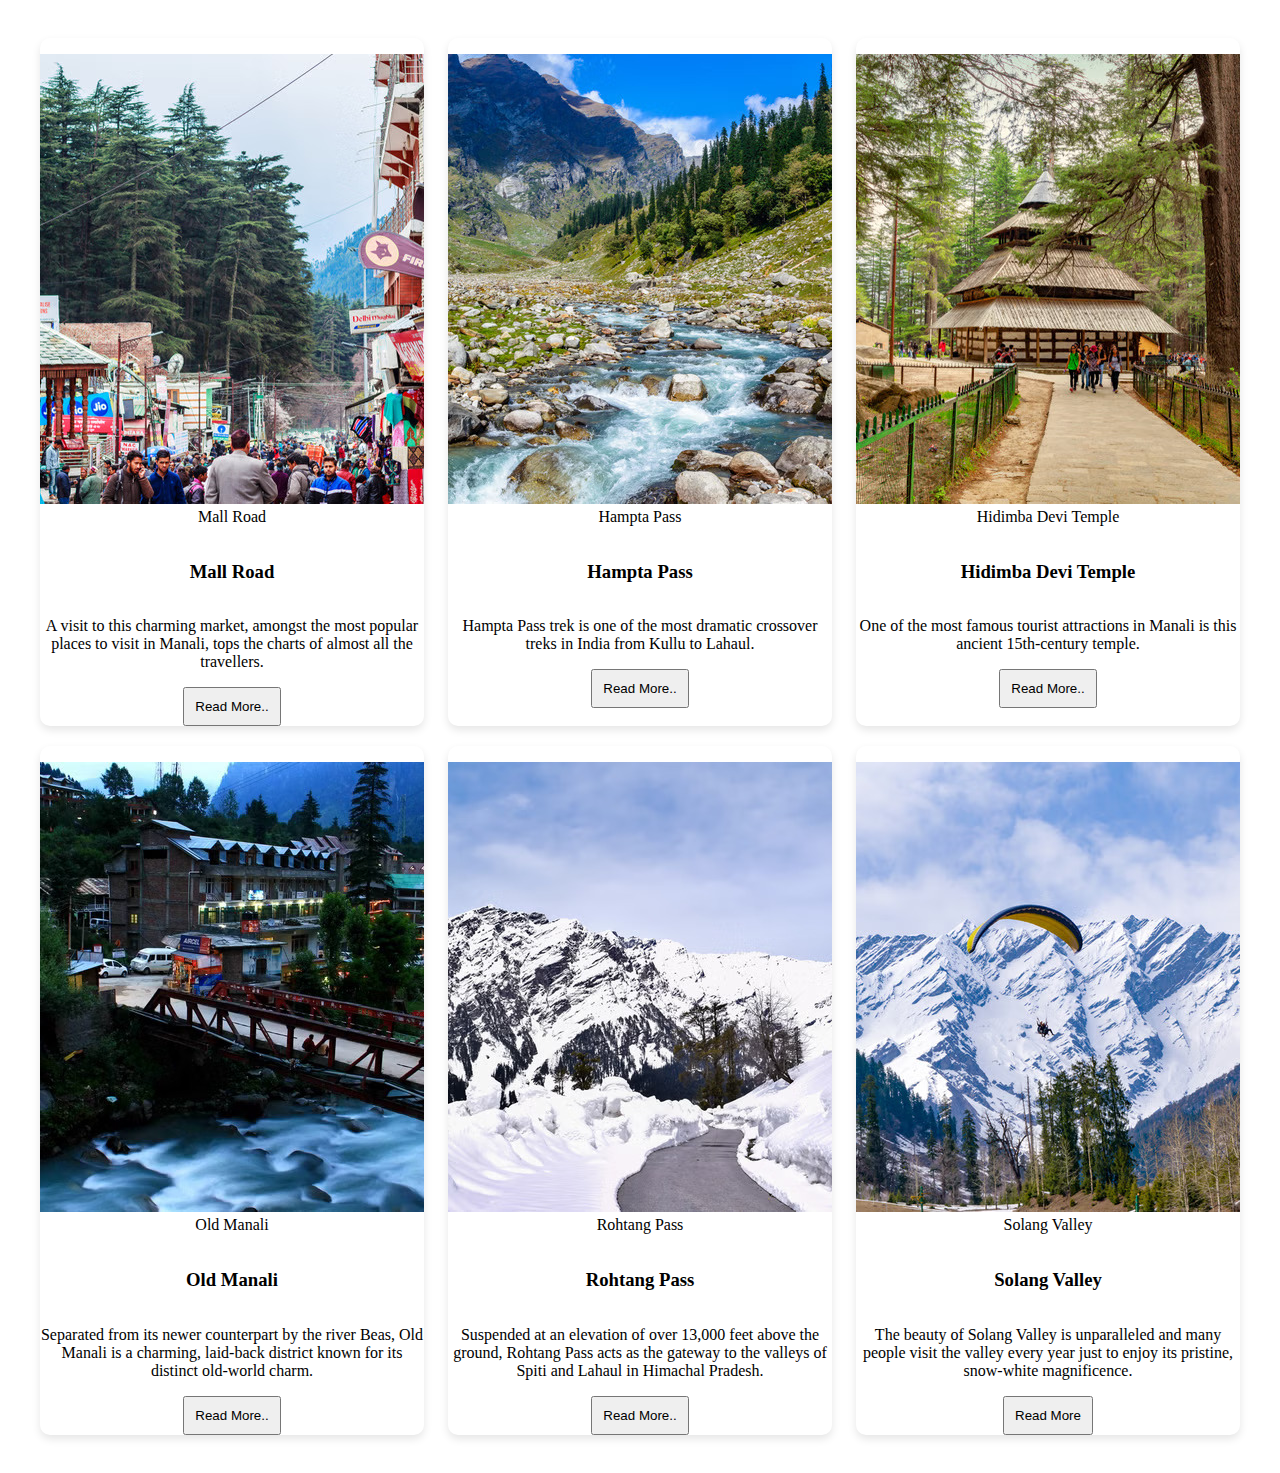
<file: WebStackCU_ClassAssignment/index.html>
<!DOCTYPE html>
<html lang="en">
<head>
    <meta charset="UTF-8">
    <meta name="viewport" content="width=device-width, initial-scale=1.0">
    <title>Document</title>
    <link rel="stylesheet" href="style.css">
</head>
<body>
    <div class="flex-container">
        <div class="pic">
            <figure>
                <img src="Assets/MallRoad.jpg">
                <figcaption>Mall Road</figcaption>
            </figure>
            <h3>Mall Road</h3>
            <p>A visit to this charming market, amongst the most popular places to visit in Manali, tops the charts of almost all the travellers.</p>
            <button>Read More..</button>
        </div>
        <div class="pic">
            <figure>
                <img src="Assets/HamptaPass.jpg">
                <figcaption>Hampta Pass</figcaption>
            </figure>
            <h3>Hampta Pass</h3>
            <p>Hampta Pass trek is one of the most dramatic crossover treks in India from Kullu to Lahaul.</p>
            <button>Read More..</button>
        </div>
        <div class="pic">
            <figure>
                <img src="Assets/HidimbaDeviTemple.jpg">
                <figcaption>Hidimba Devi Temple</figcaption>
            </figure>
            <h3>Hidimba Devi Temple</h3>
            <p>One of the most famous tourist attractions in Manali is this ancient 15th-century temple.</p>
            <button>Read More..</button>
        </div>
        <div class="pic">
            <figure>
                <img src="Assets/OldManali.jpg">
                <figcaption>Old Manali</figcaption>
            </figure>
            <h3>Old Manali</h3>
            <p>Separated from its newer counterpart by the river Beas, Old Manali is a charming, laid-back district known for its distinct old-world charm.</p>
            <button>Read More..</button>
        </div>
        <div class="pic">
            <figure>
                <img src="Assets/RohtangPass.jpg">
                <figcaption>Rohtang Pass</figcaption>
            </figure>
            <h3>Rohtang Pass</h3>
            <p>Suspended at an elevation of over 13,000 feet above the ground, Rohtang Pass acts as the gateway to the valleys of Spiti and Lahaul in Himachal Pradesh.</p>
            <button>Read More..</button>
        </div>
        <div class="pic">
            <figure>
                <img src="Assets/SolangValley.jpg">
                <figcaption>Solang Valley</figcaption>
            </figure>
            <h3>Solang Valley</h3>
            <p>The beauty of Solang Valley is unparalleled and many people visit the valley every year just to enjoy its pristine, snow-white magnificence.</p>
            <button><a href="https://www.thrillophilia.com/attractions/solang-valley" class="button" target="_blank">Read More</a></button>
        </div>
    </div>
</body>
</html>
</file>
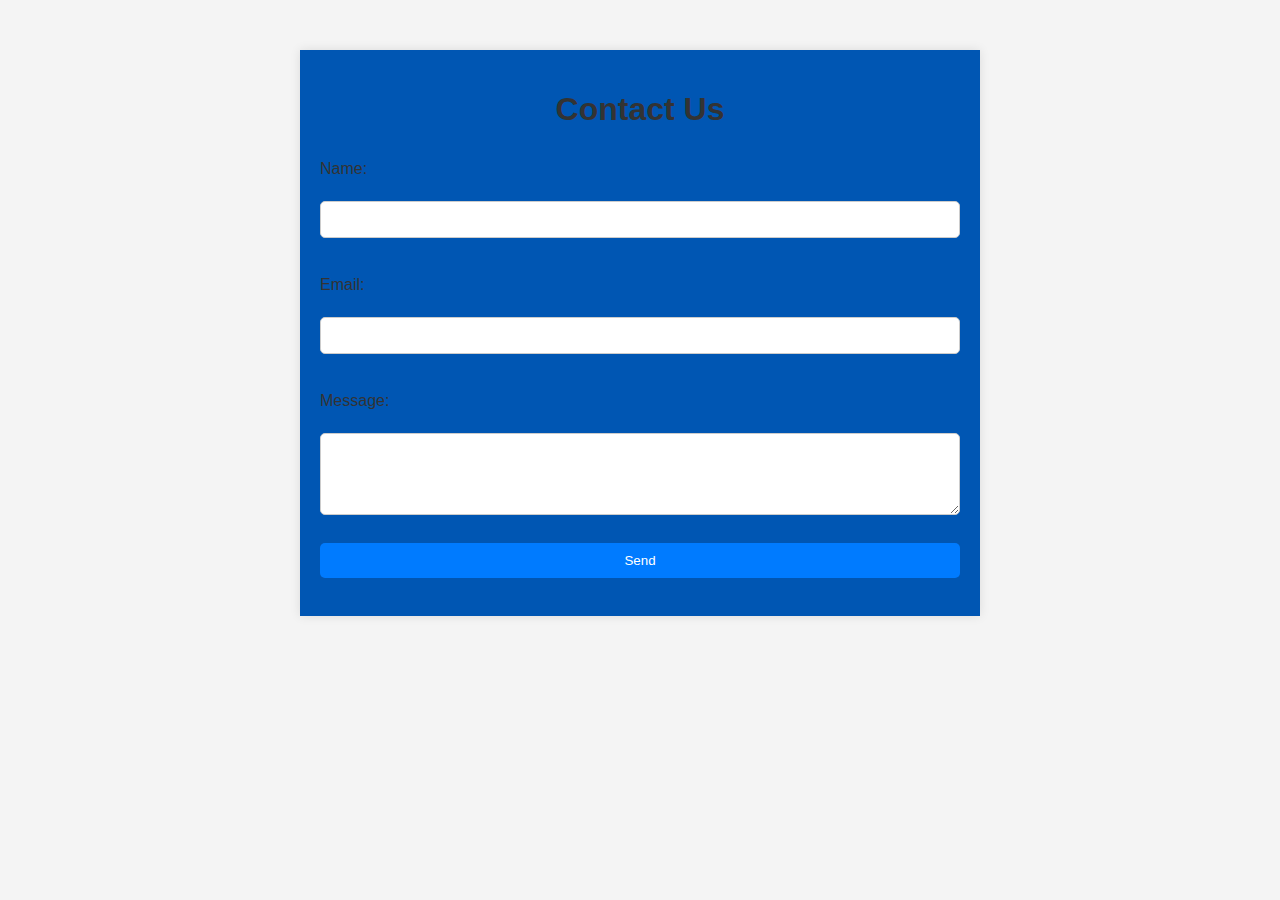
<file: WebStackCU_ClassAssignment/ContactUs/ContactUs.html>
<!DOCTYPE html>
<html lang="en">
  <head>
    <meta charset="UTF-8" />
    <meta name="viewport" content="width=device-width, initial-scale=1.0" />
    <title>Contact Us</title>
    <link rel="stylesheet" href="style.css" />
  </head>
  <body>
    <div class="container">
      
        <h1>Contact Us</h1>
        <form action="#" method="post">
          <label for="name">Name:</label><br />
          <input type="text" id="name" name="name" required /><br />

          <label  for="email">Email:</label><br />
          <input type="email" id="email" name="email" required /><br />

          <label for="message">Message:</label><br />
          <textarea id="message" name="message" rows="4" required></textarea
          ><br />

          <button type="submit">Send</button><br />
        </form>
      
    </div>
  </body>
</html>
</file>
<file: WebStackCU_ClassAssignment/style.css>
.flex-container{
    display: flex;
    justify-content: space-around;
    padding: 20px;
    flex-wrap: wrap;
    flex-direction: row;
   
}

.pic{
    background-color: white;
    border-radius: 10px;
    box-shadow: 0 4px 8px rgba(0, 0, 0, 0.1);
    margin: 10px;
    flex: 1 1 calc(33% - 20px);
    max-width: calc(33% - 20px);
    display: flex;
    flex-direction: column;
    align-items: center;
    text-align: center;
    overflow: hidden;
}

.card img{
    width: 100%;
    height: auto;
    border-top-left-radius: 10px;
    border-top-right-radius: 10px;
}

.card h3{
    margin: 10px 0;
    color: darkcyan;
}

.card p{
    padding: 20px;
    color: beige;
    font-size: 14px;
}

.card button{
    background-color: darkorange;
    color: white;
    border: none;
    padding: 10px 20px;
    margin: 20px 0;
    border-radius: 5px;
    cursor: pointer;
    transition: background-color 0.3s ease;
}

.card button:hover{
    background-color: darkgoldenrod;
}
button{
    height: fit-content;
    width: auto;
    padding: 10px;
    display: flex;
    box-shadow: 20px;
    
}

button  a{
    color: black ;
    text-decoration: none;
    
    
}
</file>
<file: WebStackCU_ClassAssignment/ContactUs/style.css>
body {
    font-family: Arial, sans-serif;
    background-color: #f4f4f4;
    margin: 0;
    padding: 0;
    flex-wrap: wrap;
    flex-direction: column;
}

.container {
    width: 50%;
    margin: 0 auto;
    background-color: #0056b3;
    padding: 20px;
    box-shadow: 0 0 10px rgba(0, 0, 0, 0.1);
    margin-top: 50px;
    border-style: solid;
    border-width: 20px;
    border: thick;
    
    

}

h1 {
    text-align: center;
    color: #333;
}

form {
    display: flex;
    flex-direction: column;
}

label {
    margin: 10px 0 5px 0;
    color: #333;
    text-align: left;
}

input, textarea {
    padding: 10px;
    margin-bottom: 10px;
    border: 1px solid #ccc;
    border-radius: 5px;
}

button {
    padding: 10px;
    background-color: #007BFF;
    color: #fff;
    border: none;
    border-radius: 5px;
    cursor: pointer;
}

button:hover {
    background-color: #0056b3;
}

.container{
}
</file>
